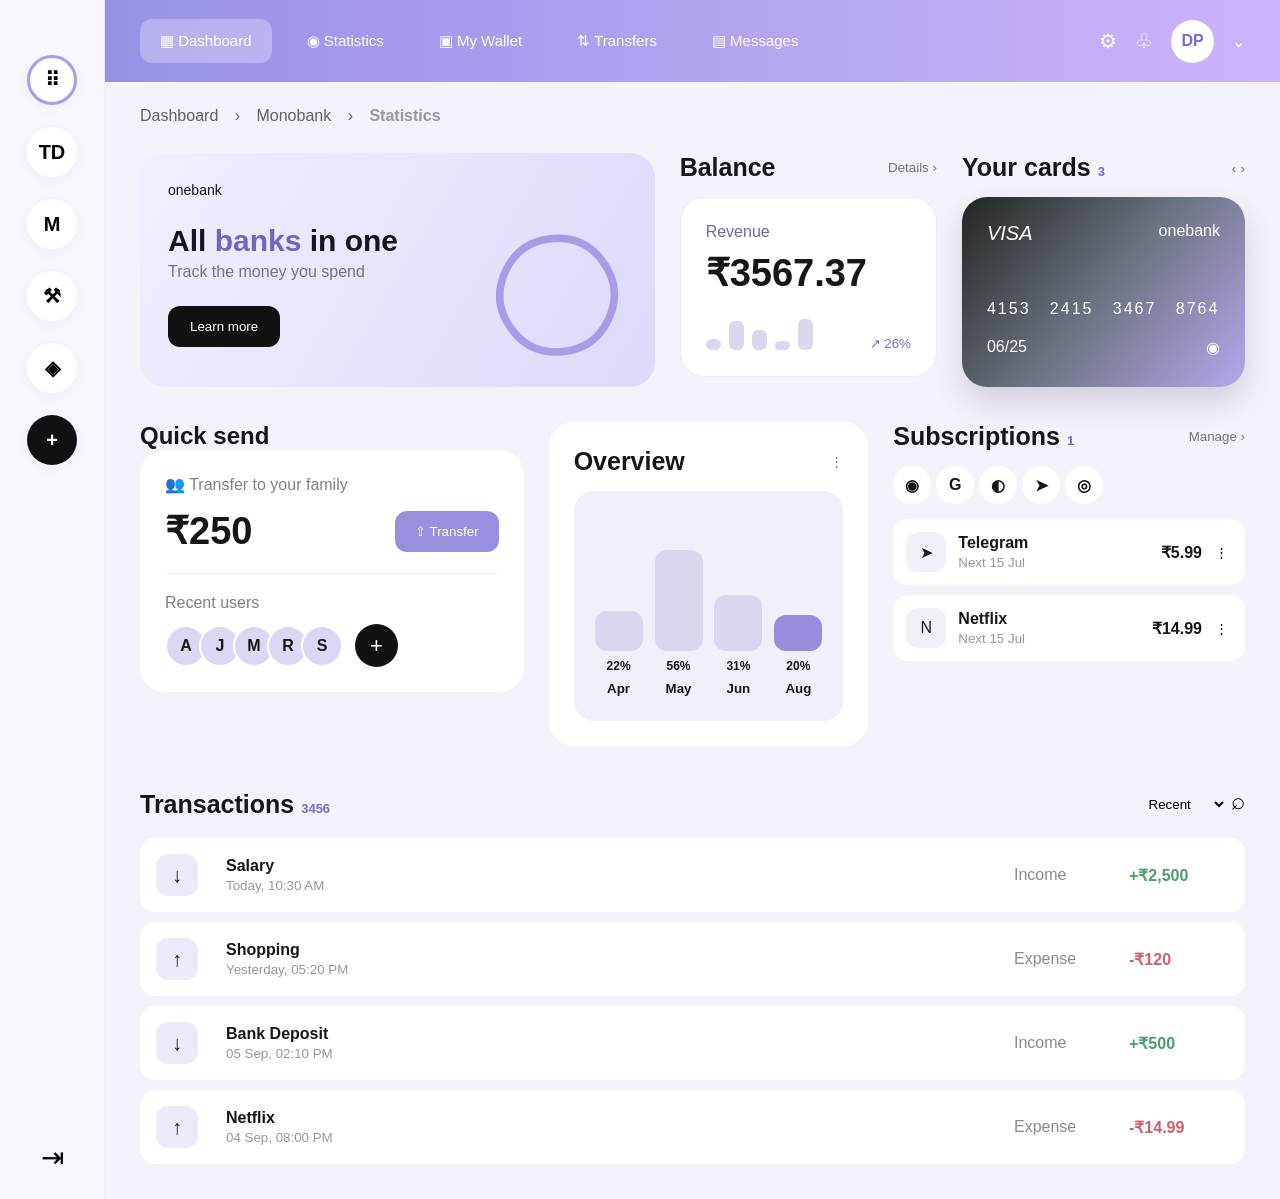
<file: index.html>
<!DOCTYPE html>
<html lang="en">
<head>
    <meta charset="UTF-8">
    <meta name="viewport" content="width=device-width, initial-scale=1.0">

    <title>My banking project</title>

    <link rel="stylesheet" href="style.css">
</head>

<body>

<div class="app">

    <!-- ================= SIDEBAR ================= -->

    <aside class="sidebar">

        <div class="logo">
            onebank
        </div>

        <div class="sidebar-menu">

            <button class="side-btn active">
                ⠿
            </button>

            <button class="side-btn">
                TD
            </button>

            <button class="side-btn">
                M
            </button>

            <button class="side-btn">
                ⚒
            </button>

            <button class="side-btn">
                ◈
            </button>

            <button class="side-btn add-btn">
                +
            </button>

        </div>

        <button class="logout-btn">
            ⇥
        </button>

    </aside>


    <!-- ================= MAIN AREA ================= -->

    <main class="main">

        <!-- TOP NAVBAR -->

        <header class="navbar">

            <div class="mobile-logo">
                onebank
            </div>

            <nav>

                <button class="nav-item active">
                    ▦ Dashboard
                </button>

                <button class="nav-item" id="statistics">
                    ◉ Statistics
                </button>

                <button class="nav-item" id="mywallet">
                    ▣ My Wallet
                </button>

                <button class="nav-item" id="transfer">
                    ⇅ Transfers
                </button>

                <button class="nav-item" id="msg">
                    ▤ Messages
                </button>

            </nav>

            <div class="nav-right">

                <button>⚙</button>
                <button>♧</button>

                <div class="profile">
                    <span>DP</span>
                </div>

                <span>⌄</span>

            </div>

        </header>


        <!-- ================= CONTENT ================= -->

        <section class="content">

            <div class="breadcrumb">
                Dashboard
                <span>›</span>
                Monobank
                <span>›</span>
                <strong>Statistics</strong>
            </div>


            <!-- TOP CONTENT -->

            <div class="top-grid">

                <!-- PROMOTION -->

                <div class="promo-card">

                    <div class="promo-text">

                        <small>onebank</small>

                        <h1>
                            All <span>banks</span> in one
                        </h1>

                        <p>
                            Track the money you spend
                        </p>

                        <button class="learn-btn">
                            Learn more
                        </button>

                    </div>

                    <div class="promo-shape">
                        ◯
                    </div>

                </div>


                <!-- BALANCE -->

                <div class="balance-section">

                    <div class="section-title">

                        <h2>Balance</h2>

                        <button onclick="showBalanceDetails()">
                            Details ›
                        </button>

                    </div>

                    <div class="balance-card">

                        <p>Revenue</p>

                        <h1 id="balance">
                            ₹3567.37
                        </h1>

                        <div class="mini-bars">

                            <span style="height:25%"></span>
                            <span style="height:65%"></span>
                            <span style="height:45%"></span>
                            <span style="height:20%"></span>
                            <span style="height:70%"></span>

                        </div>

                        <small>↗ 26%</small>

                    </div>

                </div>


                <!-- CARDS -->

                <div class="cards-section">

                    <div class="section-title">

                        <h2>Your cards <small>3</small></h2>

                        <div>
                            <button onclick="previousCard()">‹</button>
                            <button onclick="nextCard()">›</button>
                        </div>

                    </div>

                    <div class="bank-card" id="bankCard">

                        <div class="card-top">
                            <span>VISA</span>
                            <span>onebank</span>
                        </div>

                        <div class="card-number">
                            4153 &nbsp; 2415 &nbsp; 3467 &nbsp; 8764
                        </div>

                        <div class="card-bottom">
                            <span>06/25</span>
                            <span>◉</span>
                        </div>

                    </div>

                </div>

            </div>


            <!-- SECOND ROW -->

            <div class="middle-grid">

                <!-- QUICK SEND -->

                <div class="quick-send">

                    <h2>Quick send</h2>

                    <div class="send-card">

                        <p>👥 Transfer to your family</p>

                        <div class="send-row">

                            <h1>₹<span id="sendAmount">250</span></h1>

                            <button onclick="transferMoney()">
                                ⇧ Transfer
                            </button>

                        </div>

                        <hr>

                        <p class="recent-title">
                            Recent users
                        </p>

                        <div class="users">

                            <div class="user">A</div>
                            <div class="user">J</div>
                            <div class="user">M</div>
                            <div class="user">R</div>
                            <div class="user">S</div>

                            <button class="add-user">
                                +
                            </button>

                        </div>

                    </div>

                </div>


                <!-- OVERVIEW -->

                <div class="overview">

                    <div class="section-title">

                        <h2>Overview</h2>

                        <button>⋮</button>

                    </div>

                    <div class="chart">

                        <div class="chart-column">
                            <div class="bar" style="height:22%"></div>
                            <span>22%</span>
                            <small>Apr</small>
                        </div>

                        <div class="chart-column">
                            <div class="bar" style="height:56%"></div>
                            <span>56%</span>
                            <small>May</small>
                        </div>

                        <div class="chart-column">
                            <div class="bar" style="height:31%"></div>
                            <span>31%</span>
                            <small>Jun</small>
                        </div>

                        <div class="chart-column">
                            <div class="bar selected" style="height:20%"></div>
                            <span>20%</span>    
                            <small>Aug</small>
                        </div>

                    </div>

                </div>


                <!-- SUBSCRIPTIONS -->

                <div class="subscriptions">

                    <div class="section-title">

                        <h2>
                            Subscriptions
                            <small>1</small>
                        </h2>

                        <button>
                            Manage ›
                        </button>

                    </div>

                    <div class="subscription-icons">

                        <span>◉</span>
                        <span>G</span>
                        <span>◐</span>
                        <span>➤</span>
                        <span>◎</span>

                    </div>

                    <div class="subscription-item">

                        <div class="service-icon">
                            ➤
                        </div>

                        <div>
                            <strong>Telegram</strong>
                            <small>Next 15 Jul</small>
                        </div>

                        <b>₹5.99</b>

                        <button>⋮</button>

                    </div>

                    <div class="subscription-item">

                        <div class="service-icon">
                            N
                        </div>

                        <div>
                            <strong>Netflix</strong>
                            <small>Next 15 Jul</small>
                        </div>

                        <b>₹14.99</b>

                        <button>⋮</button>

                    </div>

                </div>

            </div>


            <!-- TRANSACTIONS -->

            <section class="transactions">

                <div class="transaction-header">

                    <h2>
                        Transactions
                        <small>3456</small>
                    </h2>

                    <div>

                        <select id="transactionFilter"
                                onchange="filterTransactions()">

                            <option value="all">Recent</option>
                            <option value="income">Income</option>
                            <option value="expense">Expense</option>

                        </select>

                        <button>⌕</button>

                    </div>

                </div>


                <div class="transaction-list"
                     id="transactionList">

                    <div class="transaction income">

                        <div class="transaction-icon">
                            ↓
                        </div>

                        <div>
                            <strong>Salary</strong>
                            <small>Today, 10:30 AM</small>
                        </div>

                        <span>Income</span>

                        <b class="positive">
                            +₹2,500
                        </b>

                    </div>


                    <div class="transaction expense">

                        <div class="transaction-icon">
                            ↑
                        </div>

                        <div>
                            <strong>Shopping</strong>
                            <small>Yesterday, 05:20 PM</small>
                        </div>

                        <span>Expense</span>

                        <b class="negative">
                            -₹120
                        </b>

                    </div>


                    <div class="transaction income">

                        <div class="transaction-icon">
                            ↓
                        </div>

                        <div>
                            <strong>Bank Deposit</strong>
                            <small>05 Sep, 02:10 PM</small>
                        </div>

                        <span>Income</span>

                        <b class="positive">
                            +₹500
                        </b>

                    </div>


                    <div class="transaction expense">

                        <div class="transaction-icon">
                            ↑
                        </div>

                        <div>
                            <strong>Netflix</strong>
                            <small>04 Sep, 08:00 PM</small>
                        </div>

                        <span>Expense</span>

                        <b class="negative">
                            -₹14.99
                        </b>

                    </div>

                </div>

            </section>

        </section>

    </main>

</div>


<script src="script.js"></script>

</body>
</html>
</file>
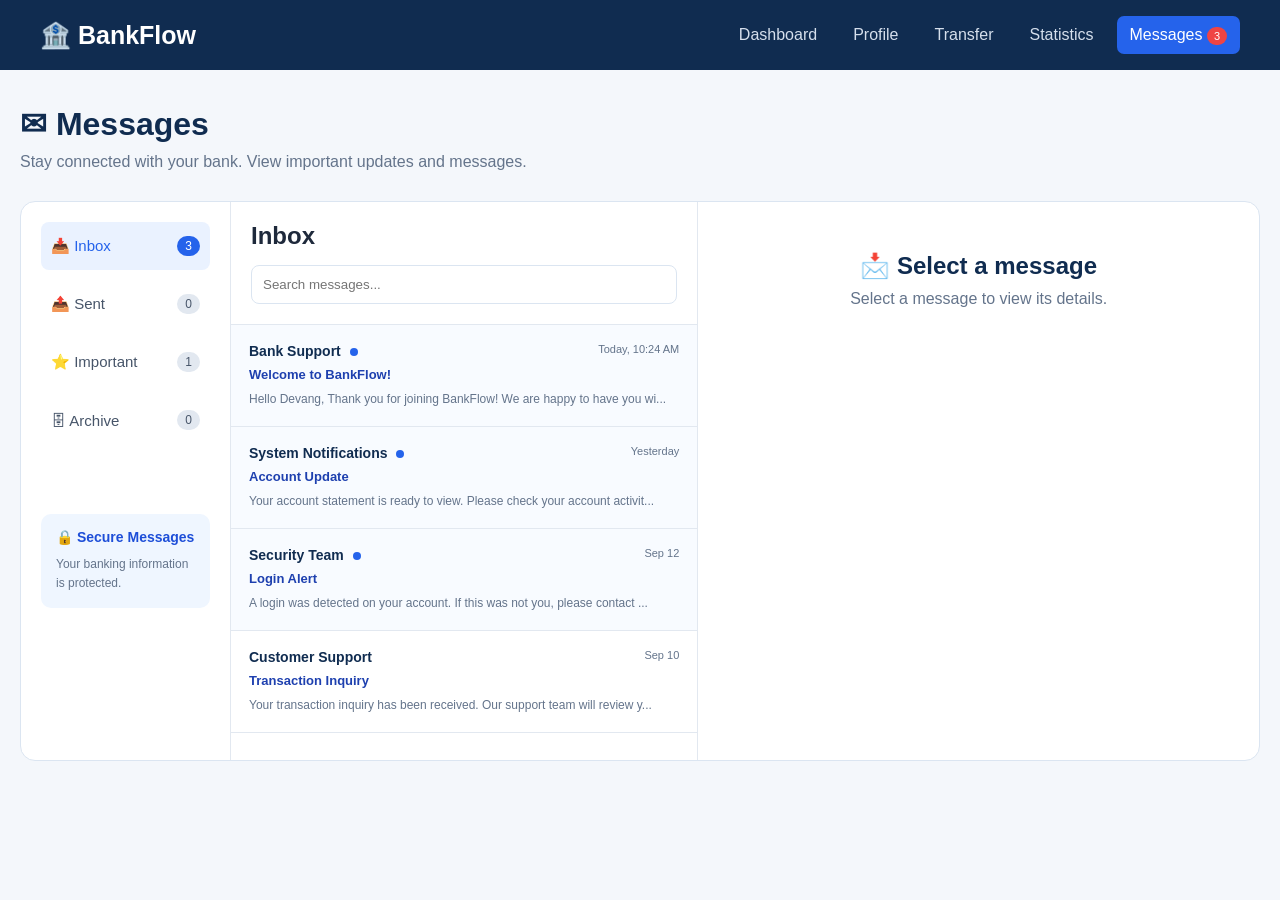
<file: msg.html>
<!DOCTYPE html>
<html lang="en">
<head>
    <meta charset="UTF-8">
    <meta name="viewport" content="width=device-width, initial-scale=1.0">

    <title>Messages - BankFlow</title>

    <style>
        
* {
    margin: 0;
    padding: 0;
    box-sizing: border-box;
    font-family: Arial, sans-serif;
}

body {
    background: #f4f7fb;
    color: #1e293b;
}

/* Navbar */

.navbar {
    min-height: 70px;
    background: #102c50;
    color: white;

    display: flex;
    align-items: center;
    justify-content: space-between;

    padding: 15px 40px;
}

.navbar h2 {
    font-size: 25px;
}

.navbar ul {
    display: flex;
    list-style: none;
    gap: 10px;
    flex-wrap: wrap;
}

.navbar ul li a {
    display: block;
    text-decoration: none;
    color: #d5dfec;

    padding: 10px 13px;
    border-radius: 7px;

    transition: 0.3s;
}

.navbar ul li a:hover,
.navbar ul li a.active {
    background: #2563eb;
    color: white;
}

#unreadCount {
    background: #ef4444;
    color: white;

    font-size: 11px;
    padding: 3px 7px;
    border-radius: 10px;
}


/* Main Container */

.main-container {
    max-width: 1400px;
    margin: 35px auto;
    padding: 0 20px;
}

.page-heading h1 {
    font-size: 32px;
    color: #102c50;
}

.page-heading p {
    margin-top: 10px;
    color: #64748b;
}


/* Message Layout */

.message-layout {
    display: grid;
    grid-template-columns: 210px 1fr 1.2fr;

    min-height: 560px;
    margin-top: 30px;

    background: white;
    border: 1px solid #dbe5f1;
    border-radius: 15px;

    overflow: hidden;
}


/* Sidebar */

.sidebar {
    padding: 20px;
    border-right: 1px solid #e2e8f0;
}

.folder {
    width: 100%;
    border: none;
    background: transparent;

    display: flex;
    align-items: center;
    justify-content: space-between;

    padding: 14px 10px;
    margin-bottom: 10px;

    border-radius: 8px;
    color: #475569;

    font-size: 15px;
    cursor: pointer;
    text-align: left;
}

.folder:hover,
.folder.active {
    background: #eaf2ff;
    color: #2563eb;
}

.folder span {
    background: #e2e8f0;
    padding: 3px 8px;
    border-radius: 10px;
    font-size: 12px;
}

.folder.active span {
    background: #2563eb;
    color: white;
}

.secure-box {
    background: #eff6ff;
    padding: 15px;
    border-radius: 10px;
    margin-top: 70px;
}

.secure-box h3 {
    font-size: 14px;
    color: #1d4ed8;
}

.secure-box p {
    margin-top: 10px;
    font-size: 12px;
    line-height: 1.6;
    color: #64748b;
}


/* Inbox */

.inbox-section {
    border-right: 1px solid #e2e8f0;
    min-width: 0;
}

.inbox-header {
    padding: 20px;
    border-bottom: 1px solid #e2e8f0;
}

.inbox-header h2 {
    margin-bottom: 15px;
}

#searchMessages {
    width: 100%;
    padding: 11px;

    border: 1px solid #dbe5f1;
    border-radius: 8px;
    outline: none;
}

#searchMessages:focus {
    border-color: #2563eb;
}


/* Message Card */

.message-card {
    padding: 18px;
    border-bottom: 1px solid #e2e8f0;

    cursor: pointer;
    transition: 0.2s;
}

.message-card:hover {
    background: #f8fafc;
}

.message-card.selected {
    background: #eff6ff;
    border-left: 4px solid #2563eb;
}

.message-card.unread {
    background: #f8fbff;
}

.message-top {
    display: flex;
    justify-content: space-between;
    gap: 10px;
}

.message-top h3 {
    font-size: 14px;
    color: #102c50;
}

.message-top span {
    color: #64748b;
    font-size: 11px;
    white-space: nowrap;
}

.message-card h4 {
    font-size: 13px;
    margin-top: 8px;
    color: #1e40af;
}

.message-card p {
    font-size: 12px;
    margin-top: 8px;
    color: #64748b;
    line-height: 1.5;
}

.unread-dot {
    display: inline-block;
    width: 8px;
    height: 8px;

    background: #2563eb;
    border-radius: 50%;
    margin-left: 5px;
}


/* Details */

.details-section {
    min-width: 0;
}

.details-header {
    padding: 22px;
    border-bottom: 1px solid #e2e8f0;

    display: flex;
    align-items: flex-start;
    justify-content: space-between;
    gap: 15px;
}

.details-header h2 {
    font-size: 18px;
    color: #102c50;
}

.details-header p {
    margin-top: 8px;
    font-size: 13px;
    color: #64748b;
}

.delete-btn {
    border: none;
    padding: 9px 12px;
    border-radius: 7px;

    background: #fee2e2;
    color: #dc2626;
    cursor: pointer;
}

.delete-btn:hover {
    background: #fecaca;
}

.message-content {
    padding: 25px;
    min-height: 250px;
}

.message-content h3 {
    font-size: 20px;
    color: #102c50;
}

#detailDate {
    margin-top: 10px;
    font-size: 12px;
    color: #64748b;
}

#detailBody {
    margin-top: 25px;
    white-space: pre-line;
    line-height: 1.8;
    color: #475569;
}


/* Reply */

.reply-form {
    padding: 20px;
    border-top: 1px solid #e2e8f0;
}

.reply-form textarea {
    width: 100%;
    padding: 12px;

    border: 1px solid #dbe5f1;
    border-radius: 8px;
    resize: vertical;
    outline: none;
}

.reply-form button {
    margin-top: 12px;
    padding: 11px 18px;

    border: none;
    border-radius: 7px;

    background: #2563eb;
    color: white;

    font-weight: bold;
    cursor: pointer;
}

.reply-form button:hover {
    background: #1d4ed8;
}

.empty-details {
    padding: 50px 20px;
    text-align: center;
    color: #64748b;
}

.empty-details h2 {
    color: #102c50;
    margin-bottom: 10px;
}


/* Responsive */

@media (max-width: 1100px) {

    .navbar {
        flex-direction: column;
        gap: 15px;
    }

    .message-layout {
        grid-template-columns: 180px 1fr;
    }

    .details-section {
        grid-column: 1 / -1;
        border-top: 1px solid #e2e8f0;
    }

}

@media (max-width: 650px) {

    .main-container {
        padding: 0 10px;
    }

    .message-layout {
        display: block;
    }

    .sidebar {
        border-right: none;
        border-bottom: 1px solid #e2e8f0;
    }

    .secure-box {
        margin-top: 20px;
    }

    .inbox-section {
        border-right: none;
    }

    .details-section {
        border-top: 1px solid #e2e8f0;
    }

}
    </style>
</head>
<body>

    <!-- Navbar -->
    <nav class="navbar">

        <h2>🏦 BankFlow</h2>

        <ul>
                    <li><a href="index.html">Dashboard</a></li>
            <li><a href="profile.html">Profile</a></li>
            <li><a href="transfer.html">Transfer</a></li>
            <li><a href="statistics.html">Statistics</a></li>

            <li>
                <a href="msg.html" class="active">
                    Messages <span id="unreadCount">3</span>
                </a>
            </li>
        </ul>

    </nav>


    <!-- Main Content -->
    <main class="main-container">

        <div class="page-heading">
            <h1>✉ Messages</h1>
            <p>
                Stay connected with your bank.
                View important updates and messages.
            </p>
        </div>


        <!-- Message Layout -->
        <section class="message-layout">


            <!-- Sidebar -->
            <aside class="sidebar">

                <button class="folder active" data-folder="inbox">
                    📥 Inbox
                    <span id="inboxCount">3</span>
                </button>

                <button class="folder" data-folder="sent">
                    📤 Sent
                    <span>0</span>
                </button>

                <button class="folder" data-folder="important">
                    ⭐ Important
                    <span>1</span>
                </button>

                <button class="folder" data-folder="archive">
                    🗄 Archive
                    <span>0</span>
                </button>

                <div class="secure-box">
                    <h3>🔒 Secure Messages</h3>
                    <p>
                        Your banking information
                        is protected.
                    </p>
                </div>

            </aside>


            <!-- Inbox -->
            <section class="inbox-section">

                <div class="inbox-header">

                    <h2 id="folderTitle">Inbox</h2>

                    <input
                        type="text"
                        id="searchMessages"
                        placeholder="Search messages..."
                    >

                </div>


                <!-- Message List -->
                <div id="messageList">

                    <!-- Messages will load here -->

                </div>

            </section>


            <!-- Message Details -->
            <section class="details-section">

                <div id="emptyDetails" class="empty-details">
                    <h2>📩 Select a message</h2>
                    <p>
                        Select a message to view its details.
                    </p>
                </div>

                <div id="messageDetails" hidden>

                    <div class="details-header">

                        <div>
                            <h2 id="detailSender">Bank Support</h2>
                            <p id="detailEmail">
                                support@bankflow.com
                            </p>
                        </div>

                        <button
                            id="deleteMessage"
                            class="delete-btn"
                        >
                            🗑 Delete
                        </button>

                    </div>


                    <div class="message-content">

                        <h3 id="detailSubject">
                            Welcome to BankFlow!
                        </h3>

                        <p id="detailDate"></p>

                        <p id="detailBody"></p>

                    </div>


                    <!-- Reply Form -->
                    <form id="replyForm" class="reply-form">

                        <textarea
                            id="replyInput"
                            placeholder="Type your message..."
                            rows="3"
                            required
                        ></textarea>

                        <button type="submit">
                            Send Reply ➤
                        </button>

                    </form>

                </div>

            </section>

        </section>

    </main>


    <script>
        
const messageList = document.getElementById("messageList");

const searchMessages = document.getElementById("searchMessages");

const folderTitle = document.getElementById("folderTitle");

const messageDetails = document.getElementById("messageDetails");

const emptyDetails = document.getElementById("emptyDetails");

const detailSender = document.getElementById("detailSender");

const detailEmail = document.getElementById("detailEmail");

const detailSubject = document.getElementById("detailSubject");

const detailDate = document.getElementById("detailDate");

const detailBody = document.getElementById("detailBody");

const deleteMessage = document.getElementById("deleteMessage");

const replyForm = document.getElementById("replyForm");

const replyInput = document.getElementById("replyInput");

const unreadCount = document.getElementById("unreadCount");

const inboxCount = document.getElementById("inboxCount");


// Demo messages

let messages = [
    {
        id: 1,
        sender: "Bank Support",
        email: "support@bankflow.com",
        subject: "Welcome to BankFlow!",
        body: "Hello Devang,\n\nThank you for joining BankFlow!\n\nWe are happy to have you with us. If you need help, contact our support team.\n\nBest Regards,\nBankFlow Team",
        date: "Today, 10:24 AM",
        folder: "inbox",
        unread: true,
        important: false
    },

    {
        id: 2,
        sender: "System Notifications",
        email: "notifications@bankflow.com",
        subject: "Account Update",
        body: "Your account statement is ready to view.\n\nPlease check your account activity regularly.",
        date: "Yesterday",
        folder: "inbox",
        unread: true,
        important: false
    },

    {
        id: 3,
        sender: "Security Team",
        email: "security@bankflow.com",
        subject: "Login Alert",
        body: "A login was detected on your account.\n\nIf this was not you, please contact bank support immediately.",
        date: "Sep 12",
        folder: "inbox",
        unread: true,
        important: true
    },

    {
        id: 4,
        sender: "Customer Support",
        email: "support@bankflow.com",
        subject: "Transaction Inquiry",
        body: "Your transaction inquiry has been received.\n\nOur support team will review your request.",
        date: "Sep 10",
        folder: "inbox",
        unread: false,
        important: false
    },

    {
        id: 5,
        sender: "You",
        email: "devang@example.com",
        subject: "Help Request",
        body: "Hello Bank Support,\n\nI need help with my account.",
        date: "Sep 9",
        folder: "sent",
        unread: false,
        important: false
    }
];


let selectedMessageId = null;

let currentFolder = "inbox";


// Render messages

function renderMessages() {

    const searchText = searchMessages.value
        .toLowerCase()
        .trim();

    let filteredMessages = messages.filter(function (msg) {

        const matchesFolder =
            currentFolder === "important"
                ? msg.important && msg.folder === "inbox"
                : msg.folder === currentFolder;

        const matchesSearch =
            msg.sender.toLowerCase().includes(searchText) ||
            msg.subject.toLowerCase().includes(searchText) ||
            msg.body.toLowerCase().includes(searchText);

        return matchesFolder && matchesSearch;

    });


    messageList.innerHTML = "";

    if (filteredMessages.length === 0) {

        messageList.innerHTML = `
            <div class="empty-details">
                <h3>No messages found</h3>
                <p>There are no messages in this folder.</p>
            </div>
        `;

        return;
    }


    filteredMessages.forEach(function (msg) {

        const card = document.createElement("div");

        card.className = "message-card";

        if (msg.unread) {
            card.classList.add("unread");
        }

        if (msg.id === selectedMessageId) {
            card.classList.add("selected");
        }

        const dot = msg.unread
            ? `<span class="unread-dot"></span>`
            : "";

        card.innerHTML = `
            <div class="message-top">
                <h3>${escapeHTML(msg.sender)} ${dot}</h3>
                <span>${escapeHTML(msg.date)}</span>
            </div>

            <h4>${escapeHTML(msg.subject)}</h4>

            <p>${escapeHTML(msg.body.substring(0, 75))}...</p>
        `;

        card.addEventListener("click", function () {

            openMessage(msg.id);

        });

        messageList.appendChild(card);

    });

}


// Open message

function openMessage(id) {

    const msg = messages.find(function (item) {

        return item.id === id;

    });

    if (!msg) return;

    selectedMessageId = id;

    msg.unread = false;

    detailSender.textContent = msg.sender;

    detailEmail.textContent = msg.email;

    detailSubject.textContent = msg.subject;

    detailDate.textContent = msg.date;

    detailBody.textContent = msg.body;

    emptyDetails.hidden = true;

    messageDetails.hidden = false;

    updateUnreadCount();

    renderMessages();

}


// Folder buttons

document.querySelectorAll(".folder").forEach(function (button) {

    button.addEventListener("click", function () {

        document.querySelectorAll(".folder").forEach(function (btn) {

            btn.classList.remove("active");

        });

        button.classList.add("active");

        currentFolder = button.dataset.folder;

        folderTitle.textContent =
            button.textContent.trim().replace(/\d+$/, "");

        selectedMessageId = null;

        emptyDetails.hidden = false;

        messageDetails.hidden = true;

        renderMessages();

    });

});


// Search

searchMessages.addEventListener("input", function () {

    renderMessages();

});


// Delete message

deleteMessage.addEventListener("click", function () {

    if (selectedMessageId === null) return;

    const confirmDelete = confirm(
        "Are you sure you want to delete this message?"
    );

    if (!confirmDelete) return;

    messages = messages.filter(function (msg) {

        return msg.id !== selectedMessageId;

    });

    selectedMessageId = null;

    emptyDetails.hidden = false;

    messageDetails.hidden = true;

    updateUnreadCount();

    renderMessages();

});


// Reply demo

replyForm.addEventListener("submit", function (event) {

    event.preventDefault();

    const reply = replyInput.value.trim();

    if (!reply) return;

    alert(
        "Demo reply prepared.\n\n" +
        "Actual sending requires a backend API."
    );

    replyInput.value = "";

});


// Unread count

function updateUnreadCount() {

    const count = messages.filter(function (msg) {

        return msg.folder === "inbox" && msg.unread;

    }).length;

    unreadCount.textContent = count;

    inboxCount.textContent = count;

}


// Basic HTML escaping for message content

function escapeHTML(value) {

    return String(value)
        .replace(/&/g, "&amp;")
        .replace(/</g, "&lt;")
        .replace(/>/g, "&gt;")
        .replace(/"/g, "&quot;")
        .replace(/'/g, "&#039;");

}


// Initial load

updateUnreadCount();

renderMessages();
    </script>

</body>
</html>
</file>
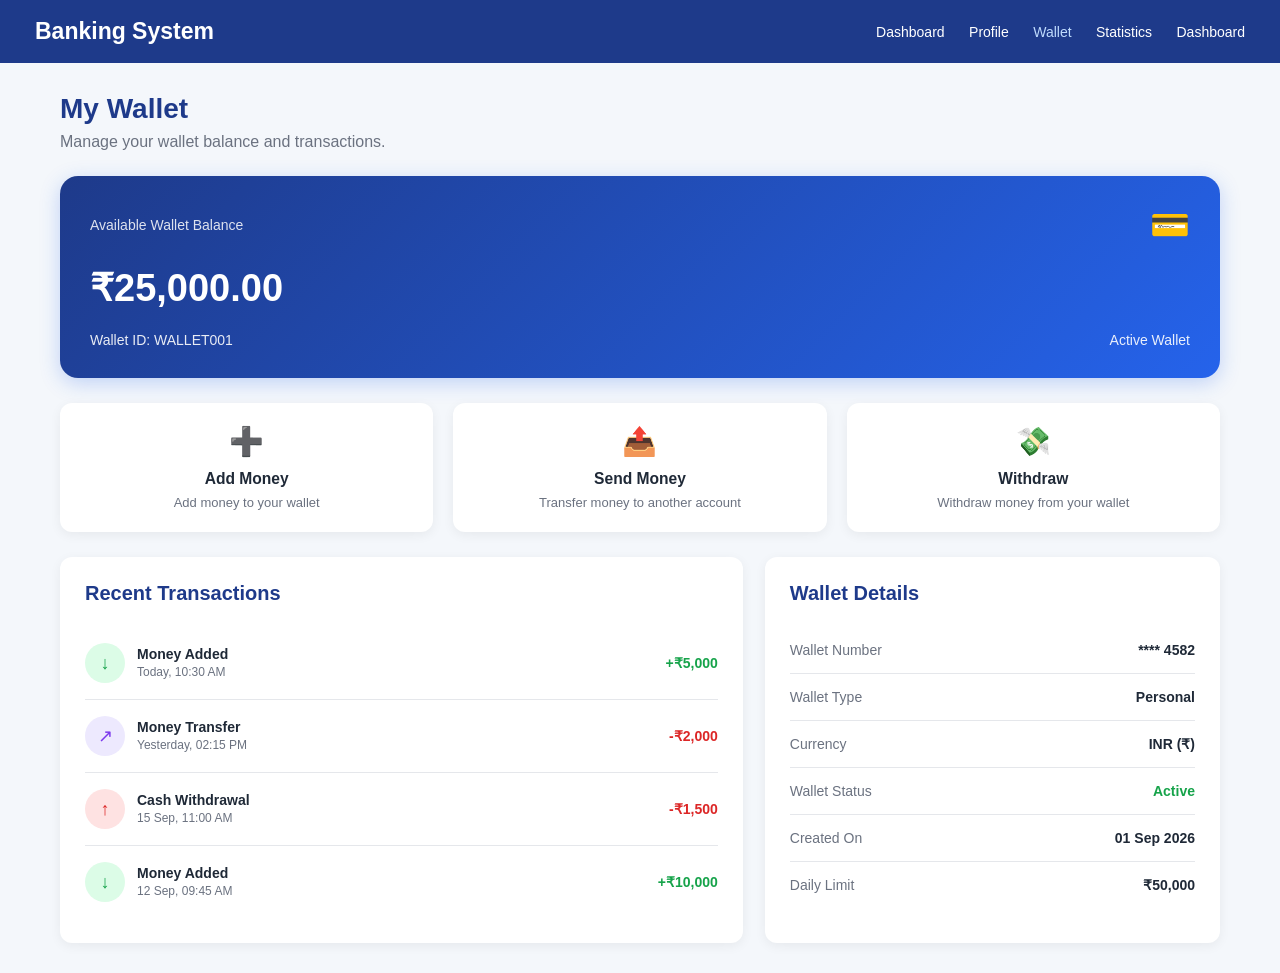
<file: mywallet.html>
<!DOCTYPE html>
<html lang="en">

<head>
    <meta charset="UTF-8">
    <meta name="viewport" content="width=device-width, initial-scale=1.0">

    <title>Banking Wallet</title>

    <style>
        * {
            margin: 0;
            padding: 0;
            box-sizing: border-box;
            font-family: Arial, sans-serif;
        }

        body {
            background: #f4f7fb;
            color: #1f2937;
        }

        /* Navbar */
        .navbar {
            background: #1e3a8a;
            color: white;
            padding: 18px 35px;
            display: flex;
            justify-content: space-between;
            align-items: center;
        }

        .navbar h2 {
            font-size: 23px;
        }

        .navbar a {
            color: white;
            text-decoration: none;
            margin-left: 20px;
            font-size: 14px;
        }

        .navbar a:hover,
        .navbar a.active {
            color: #bfdbfe;
        }

        /* Main Container */
        .container {
            max-width: 1200px;
            margin: 30px auto;
            padding: 0 20px;
        }

        .page-heading {
            margin-bottom: 25px;
        }

        .page-heading h1 {
            color: #1e3a8a;
            font-size: 28px;
        }

        .page-heading p {
            color: #6b7280;
            margin-top: 8px;
        }

        /* Wallet Balance */
        .wallet-card {
            background: linear-gradient(135deg, #1e3a8a, #2563eb);
            color: white;
            border-radius: 18px;
            padding: 30px;
            box-shadow: 0 5px 20px rgba(37, 99, 235, 0.25);
            margin-bottom: 25px;
        }

        .wallet-top {
            display: flex;
            justify-content: space-between;
            align-items: center;
        }

        .wallet-top p {
            font-size: 14px;
            opacity: 0.85;
        }

        .wallet-icon {
            font-size: 32px;
        }

        .wallet-card h1 {
            font-size: 38px;
            margin: 22px 0;
        }

        .wallet-bottom {
            display: flex;
            justify-content: space-between;
            font-size: 14px;
            opacity: 0.9;
        }

        /* Action Buttons */
        .actions {
            display: grid;
            grid-template-columns: repeat(3, 1fr);
            gap: 20px;
            margin-bottom: 25px;
        }

        .action-card {
            background: white;
            border: none;
            border-radius: 12px;
            padding: 22px;
            cursor: pointer;
            box-shadow: 0 3px 12px rgba(0, 0, 0, 0.06);
            transition: 0.3s;
        }

        .action-card:hover {
            transform: translateY(-4px);
        }

        .action-icon {
            font-size: 28px;
            margin-bottom: 12px;
        }

        .action-card h3 {
            color: #1f2937;
            margin-bottom: 7px;
        }

        .action-card p {
            font-size: 13px;
            color: #6b7280;
        }

        /* Content Grid */
        .content-grid {
            display: grid;
            grid-template-columns: 1.5fr 1fr;
            gap: 22px;
        }

        .section {
            background: white;
            padding: 25px;
            border-radius: 12px;
            box-shadow: 0 3px 12px rgba(0, 0, 0, 0.06);
        }

        .section h2 {
            font-size: 20px;
            margin-bottom: 22px;
            color: #1e3a8a;
        }

        /* Transactions */
        .transaction {
            display: flex;
            justify-content: space-between;
            align-items: center;
            padding: 16px 0;
            border-bottom: 1px solid #e5e7eb;
        }

        .transaction:last-child {
            border-bottom: none;
        }

        .transaction-left {
            display: flex;
            align-items: center;
            gap: 12px;
        }

        .transaction-icon {
            width: 40px;
            height: 40px;
            border-radius: 50%;
            display: flex;
            align-items: center;
            justify-content: center;
            font-size: 18px;
        }

        .deposit-icon {
            background: #dcfce7;
            color: #16a34a;
        }

        .withdraw-icon {
            background: #fee2e2;
            color: #dc2626;
        }

        .transfer-icon {
            background: #ede9fe;
            color: #7c3aed;
        }

        .transaction h4 {
            font-size: 14px;
        }

        .transaction small {
            color: #6b7280;
            font-size: 12px;
        }

        .amount {
            font-weight: bold;
            font-size: 14px;
        }

        .credit {
            color: #16a34a;
        }

        .debit {
            color: #dc2626;
        }

        /* Wallet Details */
        .detail {
            display: flex;
            justify-content: space-between;
            padding: 15px 0;
            border-bottom: 1px solid #e5e7eb;
            font-size: 14px;
        }

        .detail:last-child {
            border-bottom: none;
        }

        .detail span:first-child {
            color: #6b7280;
        }

        .detail span:last-child {
            font-weight: bold;
        }

        .status {
            color: #16a34a !important;
        }

        /* Modal */
        .modal {
            display: none;
            position: fixed;
            inset: 0;
            background: rgba(0, 0, 0, 0.5);
            align-items: center;
            justify-content: center;
            padding: 20px;
        }

        .modal-box {
            background: white;
            width: 100%;
            max-width: 420px;
            padding: 28px;
            border-radius: 14px;
        }

        .modal-box h2 {
            color: #1e3a8a;
            margin-bottom: 20px;
        }

        .form-group {
            margin-bottom: 18px;
        }

        .form-group label {
            display: block;
            margin-bottom: 7px;
            font-size: 14px;
            font-weight: bold;
        }

        .form-group input {
            width: 100%;
            padding: 12px;
            border: 1px solid #d1d5db;
            border-radius: 8px;
            outline: none;
        }

        .form-group input:focus {
            border-color: #2563eb;
        }

        .modal-buttons {
            display: flex;
            gap: 10px;
            margin-top: 20px;
        }

        .btn {
            flex: 1;
            padding: 12px;
            border: none;
            border-radius: 8px;
            cursor: pointer;
            font-weight: bold;
        }

        .btn-primary {
            background: #2563eb;
            color: white;
        }

        .btn-cancel {
            background: #e5e7eb;
            color: #1f2937;
        }

        /* Responsive */
        @media (max-width: 900px) {
            .content-grid {
                grid-template-columns: 1fr;
            }
        }

        @media (max-width: 650px) {
            .navbar {
                padding: 15px;
                flex-direction: column;
                gap: 12px;
            }

            .navbar a {
                margin: 0 7px;
            }

            .actions {
                grid-template-columns: 1fr;
            }

            .wallet-card {
                padding: 22px;
            }

            .wallet-card h1 {
                font-size: 30px;
            }

            .wallet-bottom {
                flex-direction: column;
                gap: 8px;
            }

            .section {
                padding: 18px;
            }
        }
    </style>
</head>

<body>

    <!-- Navbar -->
    <nav class="navbar">
        <h2>Banking System</h2>

        <div>
            <a href="index.html">Dashboard</a>
            <a href="profile.html">Profile</a>
            <a href="mywallet.html" class="active">Wallet</a>
            <a href="statistics.html">Statistics</a>
            <a href="index.html">Dashboard</a>
        </div>
    </nav>

    <main class="container">

        <!-- Heading -->
        <div class="page-heading">
            <h1>My Wallet</h1>
            <p>Manage your wallet balance and transactions.</p>
        </div>

        <!-- Wallet Balance Card -->
        <div class="wallet-card">

            <div class="wallet-top">
                <div>
                    <p>Available Wallet Balance</p>
                </div>

                <div class="wallet-icon">💳</div>
            </div>

            <h1 id="walletBalance">₹25,000.00</h1>

            <div class="wallet-bottom">
                <span>Wallet ID: WALLET001</span>
                <span>Active Wallet</span>
            </div>

        </div>

        <!-- Actions -->
        <div class="actions">

            <button class="action-card" onclick="openModal('add')">
                <div class="action-icon">➕</div>
                <h3>Add Money</h3>
                <p>Add money to your wallet</p>
            </button>

            <button class="action-card" onclick="openModal('send')">
                <div class="action-icon">📤</div>
                <h3>Send Money</h3>
                <p>Transfer money to another account</p>
            </button>

            <button class="action-card" onclick="openModal('withdraw')">
                <div class="action-icon">💸</div>
                <h3>Withdraw</h3>
                <p>Withdraw money from your wallet</p>
            </button>

        </div>

        <!-- Main Content -->
        <div class="content-grid">

            <!-- Recent Transactions -->
            <section class="section">
                <h2>Recent Transactions</h2>

                <div class="transaction">
                    <div class="transaction-left">
                        <div class="transaction-icon deposit-icon">↓</div>

                        <div>
                            <h4>Money Added</h4>
                            <small>Today, 10:30 AM</small>
                        </div>
                    </div>

                    <span class="amount credit">+₹5,000</span>
                </div>

                <div class="transaction">
                    <div class="transaction-left">
                        <div class="transaction-icon transfer-icon">↗</div>

                        <div>
                            <h4>Money Transfer</h4>
                            <small>Yesterday, 02:15 PM</small>
                        </div>
                    </div>

                    <span class="amount debit">-₹2,000</span>
                </div>

                <div class="transaction">
                    <div class="transaction-left">
                        <div class="transaction-icon withdraw-icon">↑</div>

                        <div>
                            <h4>Cash Withdrawal</h4>
                            <small>15 Sep, 11:00 AM</small>
                        </div>
                    </div>

                    <span class="amount debit">-₹1,500</span>
                </div>

                <div class="transaction">
                    <div class="transaction-left">
                        <div class="transaction-icon deposit-icon">↓</div>

                        <div>
                            <h4>Money Added</h4>
                            <small>12 Sep, 09:45 AM</small>
                        </div>
                    </div>

                    <span class="amount credit">+₹10,000</span>
                </div>

            </section>

            <!-- Wallet Details -->
            <section class="section">
                <h2>Wallet Details</h2>

                <div class="detail">
                    <span>Wallet Number</span>
                    <span>**** 4582</span>
                </div>

                <div class="detail">
                    <span>Wallet Type</span>
                    <span>Personal</span>
                </div>

                <div class="detail">
                    <span>Currency</span>
                    <span>INR (₹)</span>
                </div>

                <div class="detail">
                    <span>Wallet Status</span>
                    <span class="status">Active</span>
                </div>

                <div class="detail">
                    <span>Created On</span>
                    <span>01 Sep 2026</span>
                </div>

                <div class="detail">
                    <span>Daily Limit</span>
                    <span>₹50,000</span>
                </div>

            </section>

        </div>

    </main>

    <!-- Modal -->
    <div class="modal" id="modal">

        <div class="modal-box">

            <h2 id="modalTitle">Add Money</h2>

            <form id="walletForm">

                <div class="form-group" id="receiverGroup">
                    <label for="receiver">Receiver Account Number</label>
                    <input
                        type="text"
                        id="receiver"
                        placeholder="Enter account number">
                </div>

                <div class="form-group">
                    <label for="amount">Enter Amount (₹)</label>
                    <input
                        type="number"
                        id="amount"
                        min="1"
                        placeholder="Enter amount"
                        required>
                </div>

                <div class="form-group">
                    <label for="description">Description</label>
                    <input
                        type="text"
                        id="description"
                        placeholder="Enter description">
                </div>

                <div class="modal-buttons">
                    <button
                        type="button"
                        class="btn btn-cancel"
                        onclick="closeModal()">
                        Cancel
                    </button>

                    <button
                        type="submit"
                        class="btn btn-primary">
                        Continue
                    </button>
                </div>

            </form>

        </div>

    </div>

    <script>
        let currentAction = "";

        const modal = document.getElementById("modal");
        const modalTitle = document.getElementById("modalTitle");
        const receiverGroup = document.getElementById("receiverGroup");
        const receiverInput = document.getElementById("receiver");

        function openModal(action) {
            currentAction = action;

            if (action === "add") {
                modalTitle.textContent = "Add Money";
                receiverGroup.style.display = "none";
                receiverInput.required = false;
            }

            if (action === "send") {
                modalTitle.textContent = "Send Money";
                receiverGroup.style.display = "block";
                receiverInput.required = true;
            }

            if (action === "withdraw") {
                modalTitle.textContent = "Withdraw Money";
                receiverGroup.style.display = "none";
                receiverInput.required = false;
            }

            modal.style.display = "flex";
        }

        function closeModal() {
            modal.style.display = "none";
            document.getElementById("walletForm").reset();
        }

        document.getElementById("walletForm").addEventListener("submit", function (event) {
            event.preventDefault();

            const amount = Number(document.getElementById("amount").value);
            const receiver = receiverInput.value;

            if (amount <= 0) {
                alert("Please enter a valid amount.");
                return;
            }

            if (currentAction === "send" && receiver.trim() === "") {
                alert("Please enter receiver account number.");
                return;
            }

            if (currentAction === "add") {
                alert("Add Money request submitted: ₹" + amount);
            }

            if (currentAction === "send") {
                alert("Send Money request submitted: ₹" + amount);
            }

            if (currentAction === "withdraw") {
                alert("Withdrawal request submitted: ₹" + amount);
            }

            closeModal();
        });

        window.addEventListener("click", function (event) {
            if (event.target === modal) {
                closeModal();
            }
        });
    </script>

</body>

</html>
</file>
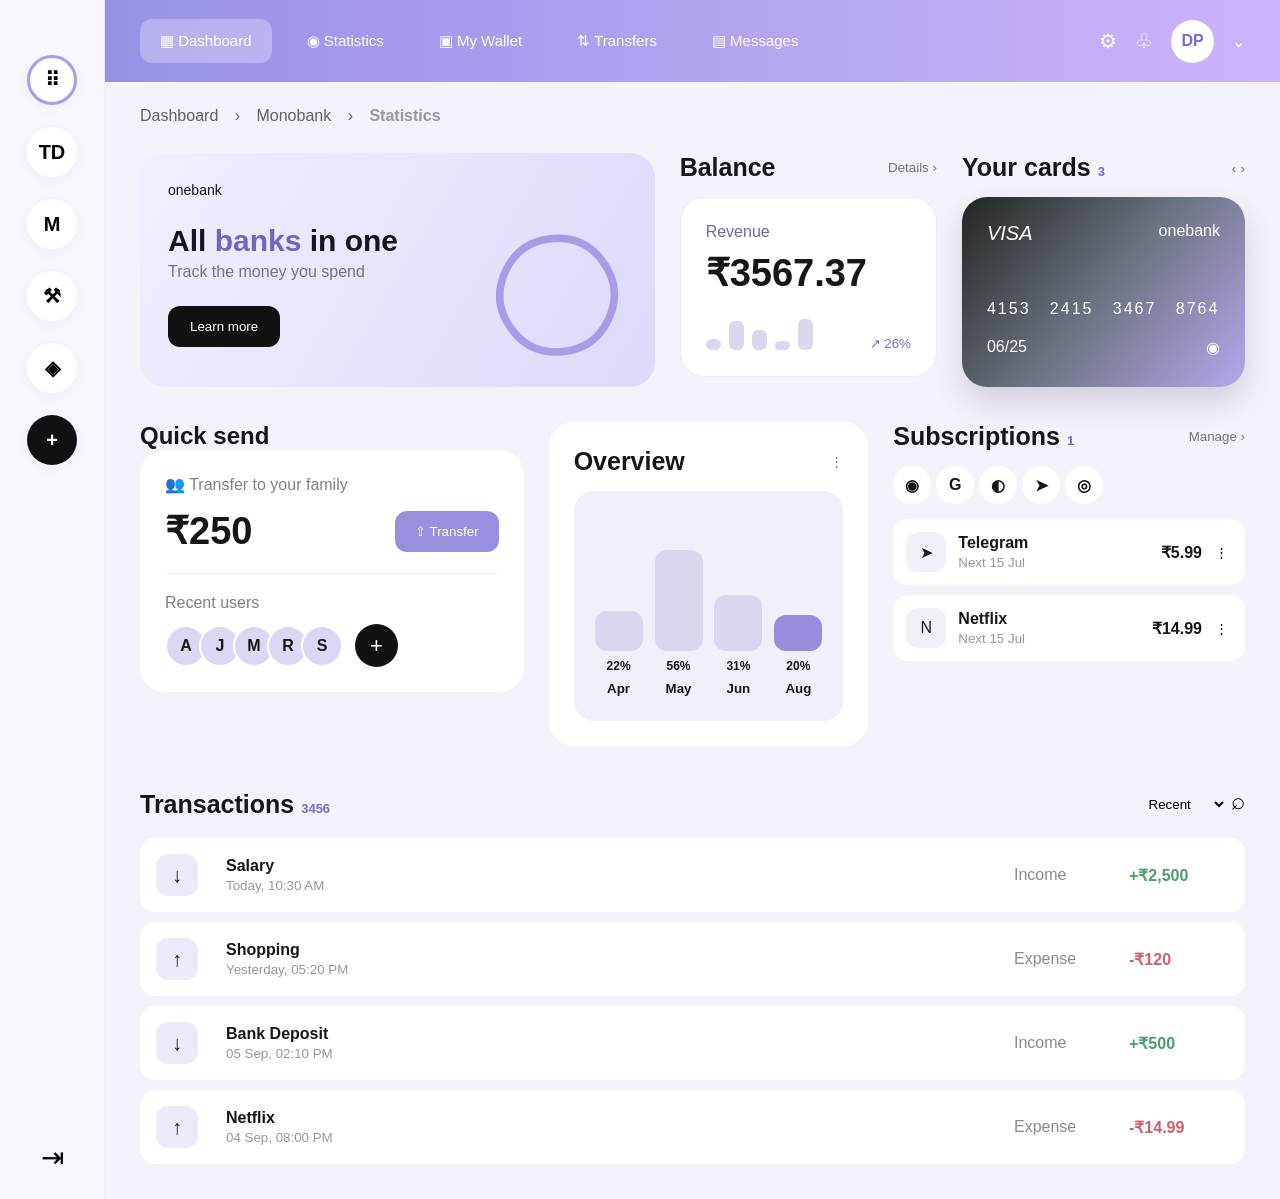
<file: profile.html>
<!DOCTYPE html>
<html lang="en">
<head>
    <meta charset="UTF-8">
    <meta name="viewport" content="width=device-width, initial-scale=1.0">
    <title>Customer Profile</title>

    <style>
        * {
            box-sizing: border-box;
            margin: 0;
            padding: 0;
            font-family: Arial, sans-serif;
        }

        body {
            background: #f4f6f9;
        }

        .profile-container {
            width: 700px;
            margin: 50px auto;
            background: white;
            padding: 30px;
            border-radius: 15px;
            box-shadow: 0 5px 20px rgba(0,0,0,0.1);
        }

        .profile-header {
            text-align: center;
            margin-bottom: 30px;
        }

        .profile-icon {
            width: 90px;
            height: 90px;
            background: #2563eb;
            color: white;
            border-radius: 50%;
            margin: auto;
            display: flex;
            align-items: center;
            justify-content: center;
            font-size: 40px;
        }

        .profile-header h2 {
            margin-top: 15px;
        }

        .section {
            margin-top: 25px;
        }

        .section h3 {
            margin-bottom: 15px;
            color: #2563eb;
        }

        .info {
            display: grid;
            grid-template-columns: 1fr 1fr;
            gap: 15px;
        }

        .info-box {
            background: #f8fafc;
            padding: 15px;
            border-radius: 8px;
        }

        .info-box label {
            display: block;
            color: #777;
            font-size: 13px;
            margin-bottom: 5px;
        }

        .info-box span {
            font-weight: bold;
        }

        .buttons {
            margin-top: 30px;
            display: flex;
            gap: 10px;
        }

        button {
            border: none;
            padding: 12px 20px;
            border-radius: 8px;
            cursor: pointer;
            background: #2563eb;
            color: white;
        }

        button:hover {
            background: #1d4ed8;
        }

        /* ============================= */
/* Tablet Responsive - 768px     */
/* ============================= */

@media (max-width: 768px) {

    .profile-container {
        width: 90%;
        margin: 30px auto;
        padding: 25px;
    }

    .profile-icon {
        width: 80px;
        height: 80px;
        font-size: 35px;
    }

    .info {
        grid-template-columns: 1fr 1fr;
        gap: 12px;
    }

    .info-box {
        padding: 13px;
    }

    .buttons {
        flex-wrap: wrap;
    }

    button {
        padding: 11px 18px;
    }
}


/* ============================= */
/* Mobile Responsive - 600px     */
/* ============================= */

@media (max-width: 600px) {

    body {
        padding: 10px;
    }

    .profile-container {
        width: 100%;
        margin: 20px auto;
        padding: 20px;
        border-radius: 12px;
    }

    .profile-header {
        margin-bottom: 20px;
    }

    .profile-icon {
        width: 75px;
        height: 75px;
        font-size: 32px;
    }

    .profile-header h2 {
        font-size: 22px;
        margin-top: 12px;
    }

    .profile-header p {
        font-size: 14px;
    }

    .section {
        margin-top: 20px;
    }

    .section h3 {
        font-size: 18px;
        margin-bottom: 12px;
    }

    .info {
        grid-template-columns: 1fr;
        gap: 10px;
    }

    .info-box {
        padding: 13px;
    }

    .info-box label {
        font-size: 12px;
    }

    .info-box span {
        font-size: 14px;
        word-break: break-word;
    }

    .buttons {
        flex-direction: column;
        gap: 10px;
        margin-top: 25px;
    }

    button {
        width: 100%;
        padding: 12px;
    }
}


/* ============================= */
/* Small Mobile - 400px          */
/* ============================= */

@media (max-width: 400px) {

    .profile-container {
        padding: 15px;
    }

    .profile-icon {
        width: 65px;
        height: 65px;
        font-size: 28px;
    }

    .profile-header h2 {
        font-size: 20px;
    }

    .section h3 {
        font-size: 17px;
    }

    .info-box {
        padding: 11px;
    }

    .info-box span {
        font-size: 13px;
    }

    button {
        font-size: 14px;
    }
}
    </style>
</head>

<body>

<div class="profile-container">

    <div class="profile-header">
        <div class="profile-icon">👤</div>

        <h2 id="userName">Loading...</h2>
        <p>Customer Profile</p>
    </div>

    <!-- Personal Details -->
    <div class="section">

        <h3>Personal Information</h3>

        <div class="info">

            <div class="info-box">
                <label>Full Name</label>
                <span id="name">-</span>
            </div>

            <div class="info-box">
                <label>Email</label>
                <span id="email">-</span>
            </div>

            <div class="info-box">
                <label>Mobile</label>
                <span id="mobile">-</span>
            </div>

            <div class="info-box">
                <label>Customer ID</label>
                <span id="customerId">-</span>
            </div>

        </div>

    </div>


    <!-- Account Details -->
    <div class="section">

        <h3>Account Information</h3>

        <div class="info">

            <div class="info-box">
                <label>Account Number</label>
                <span id="accountNumber">-</span>
            </div>

            <div class="info-box">
                <label>Account Type</label>
                <span id="accountType">-</span>
            </div>

            <div class="info-box">
                <label>IFSC Code</label>
                <span id="ifsc">-</span>
            </div>

            <div class="info-box">
                <label>Account Status</label>
                <span id="status">-</span>
            </div>

        </div>

    </div>


    <div class="buttons">
        <button onclick="editProfile()">Edit Profile</button>
        <button onclick="changePassword()">Change Password</button>
    </div>

</div>


<script>

async function loadProfile() {

    try {

        // Login ke time save kiya hua user_id
        const userId = localStorage.getItem("user_id");

        if (!userId) {
            alert("Please login first");
            window.location.href = "index.html";
            return;
        }

        const response = await fetch(
            `http://127.0.0.1:5000/api/profile/${userId}`
        );

        const data = await response.json();

        if (data.success) {

            document.getElementById("userName").textContent = data.user.name;

            document.getElementById("name").textContent =
                data.user.name;

            document.getElementById("email").textContent =
                data.user.email;

            document.getElementById("mobile").textContent =
                data.user.mobile;

            document.getElementById("customerId").textContent =
                data.user.id;

            document.getElementById("accountNumber").textContent =
                data.account.account_number;

            document.getElementById("accountType").textContent =
                data.account.account_type;

            document.getElementById("ifsc").textContent =
                data.account.ifsc_code;

            document.getElementById("status").textContent =
                data.account.status;

        } else {

            alert(data.message);

        }

    } catch (error) {

        console.error(error);
        alert("Server error");

    }
}


function editProfile() {
    alert("Edit Profile page will open");
}

function changePassword() {
    alert("Change Password page will open");
}


loadProfile();

</script>

</body>
</html>
</file>
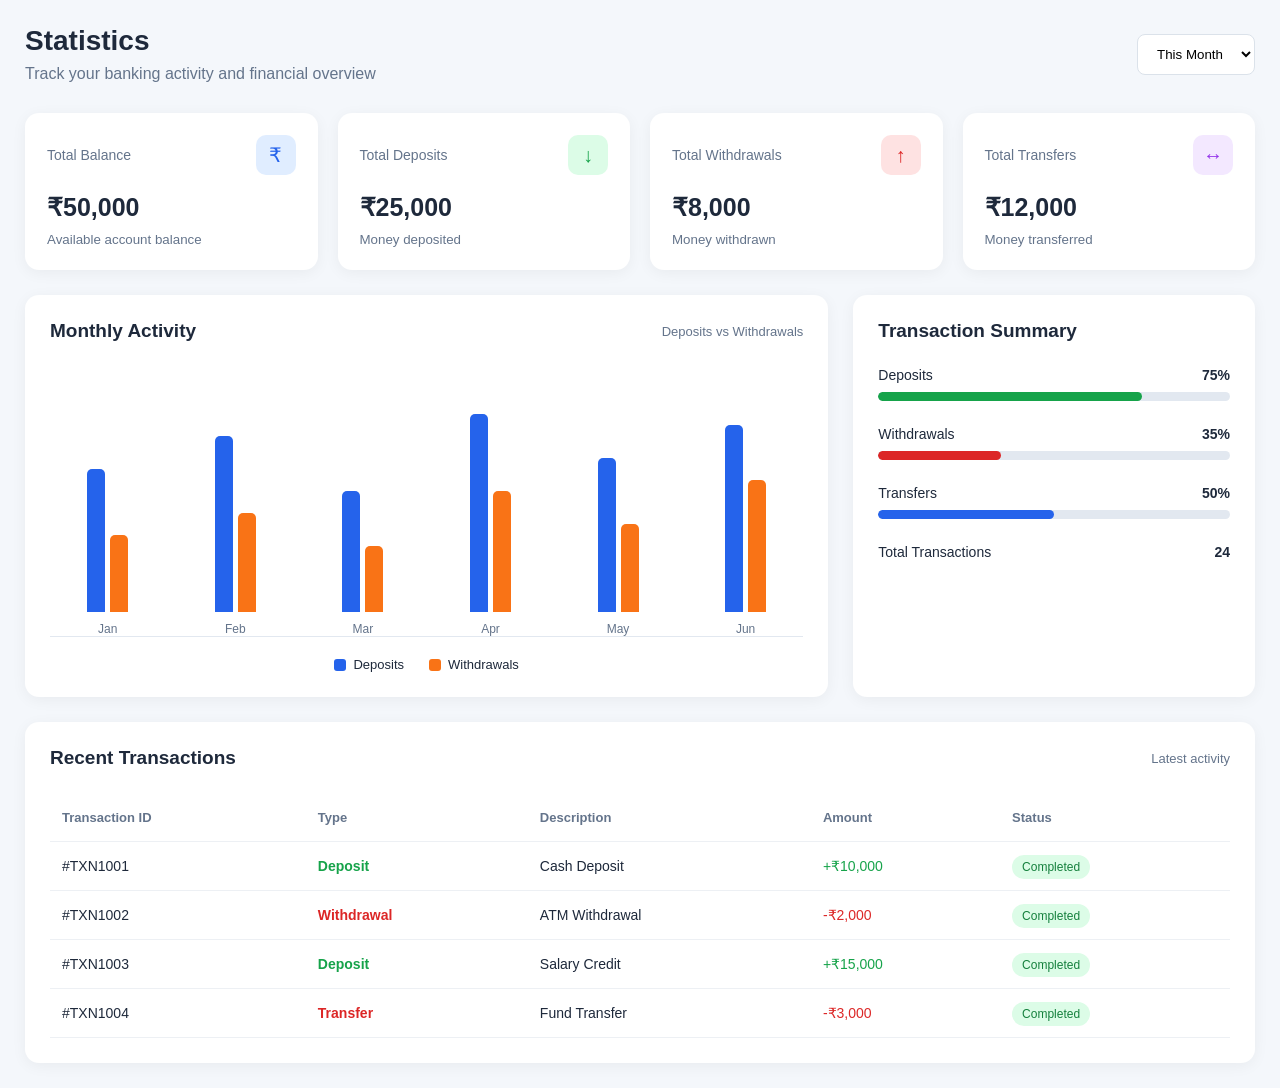
<file: statistics.html>
<!DOCTYPE html>
<html lang="en">
<head>
    <meta charset="UTF-8">
    <meta name="viewport" content="width=device-width, initial-scale=1.0">
    <title>Banking System - Statistics</title>

    <style>
        * {
            margin: 0;
            padding: 0;
            box-sizing: border-box;
            font-family: Arial, sans-serif;
        }

        body {
            background: #f4f7fb;
            color: #1e293b;
        }

        .container {
            width: 100%;
            min-height: 100vh;
            padding: 25px;
        }

        /* Header */
        .header {
            display: flex;
            justify-content: space-between;
            align-items: center;
            margin-bottom: 30px;
        }

        .header h1 {
            font-size: 28px;
            color: #1e293b;
        }

        .header p {
            color: #64748b;
            margin-top: 8px;
        }

        .period-select {
            padding: 11px 15px;
            border: 1px solid #dbe2ea;
            border-radius: 8px;
            background: white;
            cursor: pointer;
        }

        /* Statistics Cards */
        .stats-grid {
            display: grid;
            grid-template-columns: repeat(4, 1fr);
            gap: 20px;
            margin-bottom: 25px;
        }

        .stat-card {
            background: white;
            padding: 22px;
            border-radius: 14px;
            box-shadow: 0 3px 15px rgba(0, 0, 0, 0.05);
        }

        .card-top {
            display: flex;
            justify-content: space-between;
            align-items: center;
        }

        .card-title {
            color: #64748b;
            font-size: 14px;
        }

        .card-icon {
            width: 40px;
            height: 40px;
            border-radius: 10px;
            display: flex;
            justify-content: center;
            align-items: center;
            font-size: 20px;
        }

        .blue {
            background: #e0edff;
            color: #2563eb;
        }

        .green {
            background: #dcfce7;
            color: #16a34a;
        }

        .red {
            background: #fee2e2;
            color: #dc2626;
        }

        .purple {
            background: #f3e8ff;
            color: #9333ea;
        }

        .stat-card h2 {
            font-size: 25px;
            margin: 18px 0 8px;
        }

        .stat-card small {
            color: #64748b;
        }

        /* Main Content */
        .main-grid {
            display: grid;
            grid-template-columns: 2fr 1fr;
            gap: 25px;
            margin-bottom: 25px;
        }

        .panel {
            background: white;
            padding: 25px;
            border-radius: 14px;
            box-shadow: 0 3px 15px rgba(0, 0, 0, 0.05);
        }

        .panel-header {
            display: flex;
            justify-content: space-between;
            align-items: center;
            margin-bottom: 25px;
        }

        .panel-header h3 {
            font-size: 19px;
        }

        .panel-header span {
            color: #64748b;
            font-size: 13px;
        }

        /* Bar Chart */
        .chart {
            height: 270px;
            display: flex;
            align-items: end;
            justify-content: space-around;
            gap: 12px;
            border-bottom: 1px solid #e2e8f0;
            padding: 10px 0 0;
        }

        .bar-group {
            height: 100%;
            flex: 1;
            display: flex;
            flex-direction: column;
            justify-content: end;
            align-items: center;
            gap: 10px;
        }

        .bars {
            height: 220px;
            width: 100%;
            display: flex;
            justify-content: center;
            align-items: end;
            gap: 5px;
        }

        .bar {
            width: 18px;
            border-radius: 5px 5px 0 0;
            transition: 0.3s;
        }

        .bar:hover {
            opacity: 0.7;
        }

        .deposit-bar {
            background: #2563eb;
        }

        .withdraw-bar {
            background: #f97316;
        }

        .month {
            font-size: 12px;
            color: #64748b;
        }

        .legend {
            display: flex;
            justify-content: center;
            gap: 25px;
            margin-top: 20px;
            font-size: 13px;
        }

        .legend span {
            display: flex;
            align-items: center;
            gap: 7px;
        }

        .legend-box {
            width: 12px;
            height: 12px;
            border-radius: 3px;
        }

        /* Transaction Summary */
        .summary-item {
            margin-bottom: 25px;
        }

        .summary-label {
            display: flex;
            justify-content: space-between;
            margin-bottom: 9px;
            font-size: 14px;
        }

        .progress {
            height: 9px;
            background: #e2e8f0;
            border-radius: 20px;
            overflow: hidden;
        }

        .progress-fill {
            height: 100%;
            border-radius: 20px;
        }

        .deposit-progress {
            width: 75%;
            background: #16a34a;
        }

        .withdraw-progress {
            width: 35%;
            background: #dc2626;
        }

        .transfer-progress {
            width: 50%;
            background: #2563eb;
        }

        /* Transactions Table */
        .table-panel {
            overflow-x: auto;
        }

        table {
            width: 100%;
            border-collapse: collapse;
            min-width: 550px;
        }

        th, td {
            text-align: left;
            padding: 16px 12px;
            border-bottom: 1px solid #edf0f4;
        }

        th {
            color: #64748b;
            font-size: 13px;
        }

        td {
            font-size: 14px;
        }

        .transaction-type {
            font-weight: bold;
        }

        .deposit-text {
            color: #16a34a;
        }

        .withdraw-text {
            color: #dc2626;
        }

        .status {
            background: #dcfce7;
            color: #15803d;
            padding: 5px 10px;
            border-radius: 20px;
            font-size: 12px;
        }

        /* Responsive Design */
        @media (max-width: 1100px) {
            .stats-grid {
                grid-template-columns: repeat(2, 1fr);
            }
        }

        @media (max-width: 800px) {
            .main-grid {
                grid-template-columns: 1fr;
            }

            .header {
                align-items: flex-start;
                gap: 15px;
                flex-direction: column;
            }
        }

        @media (max-width: 500px) {
            .container {
                padding: 15px;
            }

            .stats-grid {
                grid-template-columns: 1fr;
            }

            .stat-card h2 {
                font-size: 22px;
            }

            .panel {
                padding: 18px;
            }

            .header h1 {
                font-size: 23px;
            }
        }
    </style>
</head>

<body>

    <div class="container">

        <!-- Header -->
        <div class="header">
            <div>
                <h1>Statistics</h1>
                <p>Track your banking activity and financial overview</p>
            </div>

            <select class="period-select" id="periodSelect">
                <option value="month">This Month</option>
                <option value="year">This Year</option>
                <option value="week">This Week</option>
            </select>
        </div>

        <!-- Statistics Cards -->
        <div class="stats-grid">

            <div class="stat-card">
                <div class="card-top">
                    <span class="card-title">Total Balance</span>
                    <div class="card-icon blue">₹</div>
                </div>

                <h2 id="totalBalance">₹50,000</h2>
                <small>Available account balance</small>
            </div>

            <div class="stat-card">
                <div class="card-top">
                    <span class="card-title">Total Deposits</span>
                    <div class="card-icon green">↓</div>
                </div>

                <h2 id="totalDeposit">₹25,000</h2>
                <small>Money deposited</small>
            </div>

            <div class="stat-card">
                <div class="card-top">
                    <span class="card-title">Total Withdrawals</span>
                    <div class="card-icon red">↑</div>
                </div>

                <h2 id="totalWithdraw">₹8,000</h2>
                <small>Money withdrawn</small>
            </div>

            <div class="stat-card">
                <div class="card-top">
                    <span class="card-title">Total Transfers</span>
                    <div class="card-icon purple">↔</div>
                </div>

                <h2 id="totalTransfer">₹12,000</h2>
                <small>Money transferred</small>
            </div>

        </div>

        <!-- Charts and Summary -->
        <div class="main-grid">

            <!-- Monthly Activity -->
            <div class="panel">
                <div class="panel-header">
                    <h3>Monthly Activity</h3>
                    <span>Deposits vs Withdrawals</span>
                </div>

                <div class="chart">

                    <div class="bar-group">
                        <div class="bars">
                            <div class="bar deposit-bar" style="height: 65%;"></div>
                            <div class="bar withdraw-bar" style="height: 35%;"></div>
                        </div>
                        <span class="month">Jan</span>
                    </div>

                    <div class="bar-group">
                        <div class="bars">
                            <div class="bar deposit-bar" style="height: 80%;"></div>
                            <div class="bar withdraw-bar" style="height: 45%;"></div>
                        </div>
                        <span class="month">Feb</span>
                    </div>

                    <div class="bar-group">
                        <div class="bars">
                            <div class="bar deposit-bar" style="height: 55%;"></div>
                            <div class="bar withdraw-bar" style="height: 30%;"></div>
                        </div>
                        <span class="month">Mar</span>
                    </div>

                    <div class="bar-group">
                        <div class="bars">
                            <div class="bar deposit-bar" style="height: 90%;"></div>
                            <div class="bar withdraw-bar" style="height: 55%;"></div>
                        </div>
                        <span class="month">Apr</span>
                    </div>

                    <div class="bar-group">
                        <div class="bars">
                            <div class="bar deposit-bar" style="height: 70%;"></div>
                            <div class="bar withdraw-bar" style="height: 40%;"></div>
                        </div>
                        <span class="month">May</span>
                    </div>

                    <div class="bar-group">
                        <div class="bars">
                            <div class="bar deposit-bar" style="height: 85%;"></div>
                            <div class="bar withdraw-bar" style="height: 60%;"></div>
                        </div>
                        <span class="month">Jun</span>
                    </div>

                </div>

                <div class="legend">
                    <span>
                        <i class="legend-box deposit-bar"></i>
                        Deposits
                    </span>

                    <span>
                        <i class="legend-box withdraw-bar"></i>
                        Withdrawals
                    </span>
                </div>
            </div>

            <!-- Summary -->
            <div class="panel">
                <div class="panel-header">
                    <h3>Transaction Summary</h3>
                </div>

                <div class="summary-item">
                    <div class="summary-label">
                        <span>Deposits</span>
                        <strong>75%</strong>
                    </div>

                    <div class="progress">
                        <div class="progress-fill deposit-progress"></div>
                    </div>
                </div>

                <div class="summary-item">
                    <div class="summary-label">
                        <span>Withdrawals</span>
                        <strong>35%</strong>
                    </div>

                    <div class="progress">
                        <div class="progress-fill withdraw-progress"></div>
                    </div>
                </div>

                <div class="summary-item">
                    <div class="summary-label">
                        <span>Transfers</span>
                        <strong>50%</strong>
                    </div>

                    <div class="progress">
                        <div class="progress-fill transfer-progress"></div>
                    </div>
                </div>

                <div class="summary-item">
                    <div class="summary-label">
                        <span>Total Transactions</span>
                        <strong id="totalTransactions">24</strong>
                    </div>
                </div>
            </div>

        </div>

        <!-- Recent Transactions -->
        <div class="panel table-panel">

            <div class="panel-header">
                <h3>Recent Transactions</h3>
                <span>Latest activity</span>
            </div>

            <table>
                <thead>
                    <tr>
                        <th>Transaction ID</th>
                        <th>Type</th>
                        <th>Description</th>
                        <th>Amount</th>
                        <th>Status</th>
                    </tr>
                </thead>

                <tbody id="transactionTable">

                    <tr>
                        <td>#TXN1001</td>
                        <td class="transaction-type deposit-text">Deposit</td>
                        <td>Cash Deposit</td>
                        <td class="deposit-text">+₹10,000</td>
                        <td><span class="status">Completed</span></td>
                    </tr>

                    <tr>
                        <td>#TXN1002</td>
                        <td class="transaction-type withdraw-text">Withdrawal</td>
                        <td>ATM Withdrawal</td>
                        <td class="withdraw-text">-₹2,000</td>
                        <td><span class="status">Completed</span></td>
                    </tr>

                    <tr>
                        <td>#TXN1003</td>
                        <td class="transaction-type deposit-text">Deposit</td>
                        <td>Salary Credit</td>
                        <td class="deposit-text">+₹15,000</td>
                        <td><span class="status">Completed</span></td>
                    </tr>

                    <tr>
                        <td>#TXN1004</td>
                        <td class="transaction-type withdraw-text">Transfer</td>
                        <td>Fund Transfer</td>
                        <td class="withdraw-text">-₹3,000</td>
                        <td><span class="status">Completed</span></td>
                    </tr>

                </tbody>
            </table>

        </div>

    </div>

    <script>
        const periodSelect = document.getElementById("periodSelect");

        periodSelect.addEventListener("change", function () {
            const selectedPeriod = this.value;

            console.log("Selected Period:", selectedPeriod);

            // Backend API ko yahan call kar sakte hain.
            // Example:
            // fetch(`/api/statistics/${userId}?period=${selectedPeriod}`);
        });
    </script>

</body>
</html>
</file>
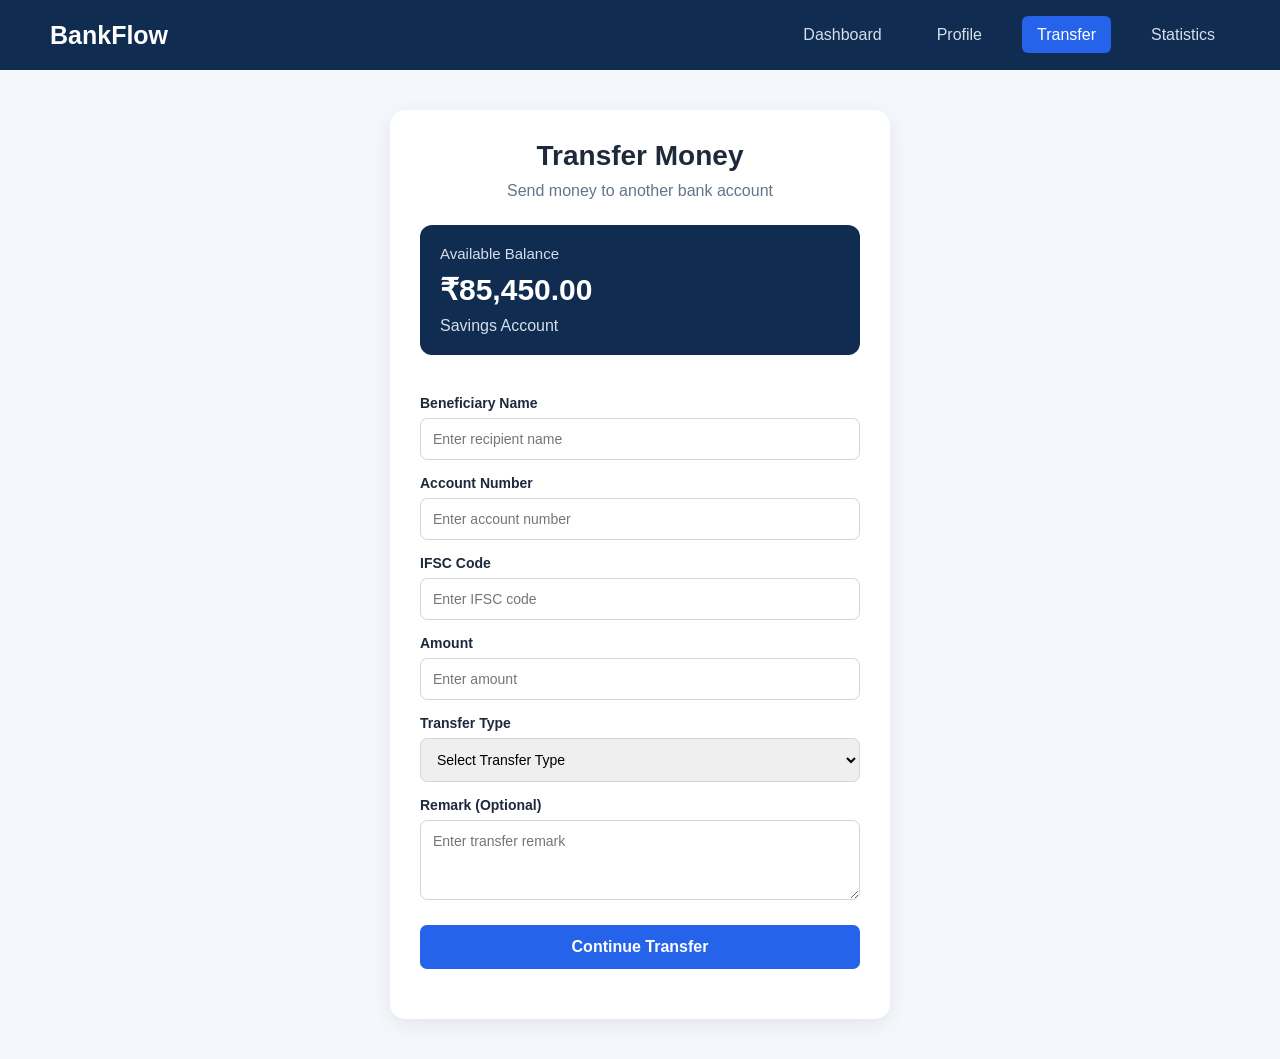
<file: transfer.html>
<!DOCTYPE html>
<html lang="en">
<head>
    <meta charset="UTF-8">
    <meta name="viewport" content="width=device-width, initial-scale=1.0">

    <title>Transfer Money</title>

    <style>
        * {
    margin: 0;
    padding: 0;
    box-sizing: border-box;
    font-family: Arial, sans-serif;
}

body {
    background: #f4f7fb;
    color: #1e293b;
}

/* Navbar */

.navbar {
    height: 70px;
    background: #102c50;
    color: white;

    display: flex;
    align-items: center;
    justify-content: space-between;

    padding: 0 50px;
}

.navbar h2 {
    font-size: 25px;
}

.navbar ul {
    display: flex;
    list-style: none;
    gap: 25px;
}

.navbar ul li a {
    text-decoration: none;
    color: #d5dfec;
    padding: 10px 15px;
    border-radius: 6px;
    transition: 0.3s;
}

.navbar ul li a:hover,
.navbar ul li a.active {
    background: #2563eb;
    color: white;
}


/* Main Container */

.transfer-container {
    width: 500px;
    max-width: calc(100% - 30px);
    margin: 40px auto;
    background: white;

    padding: 30px;
    border-radius: 15px;

    box-shadow: 0 5px 20px rgba(0, 0, 0, 0.08);
}

.transfer-container h1 {
    text-align: center;
    font-size: 28px;
}

.subtitle {
    text-align: center;
    color: #64748b;
    margin: 10px 0 25px;
}


/* Balance Card */

.balance-card {
    background: #102c50;
    color: white;

    padding: 20px;
    border-radius: 12px;
    margin-bottom: 25px;
}

.balance-card h3 {
    font-size: 15px;
    font-weight: normal;
    color: #d5dfec;
}

.balance-card h2 {
    margin: 10px 0;
    font-size: 30px;
}

.balance-card p {
    color: #d5dfec;
}


/* Form */

#transferForm {
    display: flex;
    flex-direction: column;
}

#transferForm label {
    margin-bottom: 7px;
    margin-top: 15px;
    font-weight: bold;
    font-size: 14px;
}

#transferForm input,
#transferForm select,
#transferForm textarea {
    width: 100%;
    padding: 12px;

    border: 1px solid #d1d5db;
    border-radius: 7px;

    outline: none;
    font-size: 14px;
}

#transferForm input:focus,
#transferForm select:focus,
#transferForm textarea:focus {
    border-color: #2563eb;
}

#transferForm textarea {
    height: 80px;
    resize: vertical;
}

#transferForm button {
    margin-top: 25px;

    padding: 13px;
    border: none;
    border-radius: 7px;

    background: #2563eb;
    color: white;

    font-size: 16px;
    font-weight: bold;
    cursor: pointer;
}

#transferForm button:hover {
    background: #1d4ed8;
}

#message {
    text-align: center;
    margin-top: 20px;
    font-weight: bold;
}


/* Responsive */

@media (max-width: 600px) {

    .navbar {
        height: auto;
        padding: 20px;
        flex-direction: column;
        gap: 20px;
    }

    .navbar ul {
        flex-wrap: wrap;
        justify-content: center;
        gap: 10px;
    }

    .transfer-container {
        padding: 20px;
        margin-top: 25px;
    }

}
    </style>
</head>
<body>

    <!-- Navbar -->
    <nav class="navbar">

        <h2>BankFlow</h2>

        <ul>
            <li><a href="index.html">Dashboard</a></li>
            <li><a href="profile.html">Profile</a></li>
            <li><a href="transfer.html" class="active">Transfer</a></li>
            <li><a href="statistics.html">Statistics</a></li>
        </ul>

    </nav>


    <!-- Main Transfer Section -->
    <div class="transfer-container">

        <h1>Transfer Money</h1>

        <p class="subtitle">
            Send money to another bank account
        </p>


        <!-- Account Balance -->
        <div class="balance-card">

            <h3>Available Balance</h3>

            <h2>₹85,450.00</h2>

            <p>Savings Account</p>

        </div>


        <!-- Transfer Form -->
        <form id="transferForm">

            <label for="beneficiary">
                Beneficiary Name
            </label>

            <input
                type="text"
                id="beneficiary"
                placeholder="Enter recipient name"
                required
            >


            <label for="account">
                Account Number
            </label>

            <input
                type="text"
                id="account"
                placeholder="Enter account number"
                required
            >


            <label for="ifsc">
                IFSC Code
            </label>

            <input
                type="text"
                id="ifsc"
                placeholder="Enter IFSC code"
                required
            >


            <label for="amount">
                Amount
            </label>

            <input
                type="number"
                id="amount"
                placeholder="Enter amount"
                min="1"
                step="0.01"
                required
            >


            <label for="transferType">
                Transfer Type
            </label>

            <select id="transferType" required>

                <option value="">
                    Select Transfer Type
                </option>

                <option value="NEFT">
                    NEFT
                </option>

                <option value="IMPS">
                    IMPS
                </option>

                <option value="RTGS">
                    RTGS
                </option>

            </select>


            <label for="remark">
                Remark (Optional)
            </label>

            <textarea
                id="remark"
                placeholder="Enter transfer remark"
            ></textarea>


            <button type="submit">
                Continue Transfer
            </button>

        </form>


        <p id="message"></p>

    </div>


    <script src="transfer.js"></script>

</body>
</html>
</file>
<file: style.css>
* {
    margin: 0;
    padding: 0;
    box-sizing: border-box;
    font-family: "Segoe UI", Arial, sans-serif;
}

body {
    background: #f4f2fa;
    color: #16151a;
}

button {
    border: none;
    cursor: pointer;
    background: none;
}


/* ================= APP ================= */

.app {
    display: flex;
    min-height: 100vh;
}


/* ================= SIDEBAR ================= */

.sidebar {
    width: 105px;
    background: #f8f7ff;
    display: flex;
    flex-direction: column;
    align-items: center;
    padding: 25px 0;
    border-right: 1px solid #eeeaf8;
}

.logo {
    display: none;
}

.sidebar-menu {
    display: flex;
    flex-direction: column;
    gap: 22px;
    margin-top: 30px;
}

.side-btn {
    width: 50px;
    height: 50px;
    border-radius: 50%;
    background: white;
    font-size: 20px;
    font-weight: 600;
    box-shadow: 0 3px 15px rgba(0,0,0,0.04);
}

.side-btn.active {
    border: 3px solid #a69ce9;
}

.add-btn {
    background: #111;
    color: white;
}

.logout-btn {
    margin-top: auto;
    font-size: 28px;
}


/* ================= MAIN ================= */

.main {
    flex: 1;
    min-width: 0;
}


/* ================= NAVBAR ================= */

.navbar {
    height: 82px;
    padding: 0 35px;
    display: flex;
    align-items: center;
    justify-content: space-between;
    background: linear-gradient(
        90deg,
        #9792e6,
        #cbb4fa
    );
    color: white;
}

.navbar nav {
    display: flex;
    gap: 15px;
}

.nav-item {
    padding: 13px 20px;
    color: white;
    font-size: 15px;
    border-radius: 12px;
}

.nav-item.active {
    background: rgba(255,255,255,0.28);
}

.nav-right {
    display: flex;
    align-items: center;
    gap: 18px;
    cursor: pointer;
}

.nav-right button {
    color: white;
    font-size: 20px;
}

.profile {
    width: 43px;
    height: 43px;
    border-radius: 50%;
    background: white;
    color: #776cd0;
    display: flex;
    align-items: center;
    justify-content: center;
    font-weight: bold;
}

.mobile-logo {
    display: none;
}


/* ================= CONTENT ================= */

.content {
    padding: 25px 35px;
}

.breadcrumb {
    color: #60606a;
    margin-bottom: 28px;
}

.breadcrumb span {
    padding: 0 12px;
}

.breadcrumb strong {
    color: #9995a4;
}


/* ================= GRID ================= */

.top-grid {
    display: grid;
    grid-template-columns: 2fr 1fr 1.1fr;
    gap: 25px;
}

.middle-grid {
    display: grid;
    grid-template-columns: 1.2fr 1fr 1.1fr;
    gap: 25px;
    margin-top: 35px;
}


/* ================= COMMON ================= */

.section-title {
    display: flex;
    justify-content: space-between;
    align-items: center;
    margin-bottom: 15px;
}

.section-title h2 {
    font-size: 25px;
}

.section-title small {
    color: #7669ca;
    font-size: 13px;
}

.section-title button {
    color: #77717f;
}


/* ================= PROMO ================= */

.promo-card {
    min-height: 225px;
    border-radius: 25px;
    padding: 28px;
    background: linear-gradient(
        120deg,
        #f1efff,
        #ddd9fa
    );
    display: flex;
    justify-content: space-between;
    overflow: hidden;
}

.promo-text small {
    font-size: 14px;
}

.promo-text h1 {
    font-size: 30px;
    margin: 25px 0 5px;
}

.promo-text h1 span {
    color: #7663bd;
}

.promo-text p {
    color: #77717f;
}

.learn-btn {
    background: #111;
    color: white;
    padding: 13px 22px;
    border-radius: 12px;
    margin-top: 25px;
}

.promo-shape {
    font-size: 120px;
    color: #a99be8;
    transform: rotate(25deg);
    margin-top: 35px;
}


/* ================= BALANCE ================= */

.balance-card {
    height: 180px;
    background: white;
    border: 1px solid #eeeaf5;
    border-radius: 25px;
    padding: 25px;
    position: relative;
}

.balance-card p {
    color: #7563a5;
}

.balance-card h1 {
    font-size: 38px;
    margin-top: 10px;
}

.balance-card small {
    position: absolute;
    right: 25px;
    bottom: 25px;
    color: #776bc4;
}

.mini-bars {
    display: flex;
    align-items: end;
    gap: 8px;
    height: 45px;
    margin-top: 10px;
}

.mini-bars span {
    width: 15px;
    border-radius: 6px;
    background: #dcd6ef;
}


/* ================= BANK CARD ================= */

.bank-card {
    height: 190px;
    padding: 25px;
    border-radius: 25px;
    color: white;
    background: linear-gradient(
        130deg,
        #222522,
        #6c7381,
        #b7a8ed
    );
    box-shadow: 0 15px 30px rgba(60,50,100,.18);
}

.card-top,
.card-bottom {
    display: flex;
    justify-content: space-between;
}

.card-top span:first-child {
    font-size: 20px;
    font-style: italic;
}

.card-number {
    margin-top: 55px;
    font-size: 16px;
    letter-spacing: 2px;
}

.card-bottom {
    margin-top: 20px;
}


/* ================= QUICK SEND ================= */

.send-card {
    background: white;
    padding: 25px;
    border-radius: 25px;
}

.send-card p {
    color: #817d89;
}

.send-row {
    display: flex;
    justify-content: space-between;
    align-items: center;
    margin: 15px 0 20px;
}

.send-row h1 {
    font-size: 38px;
}

.send-row button {
    background: #9790df;
    color: white;
    padding: 13px 20px;
    border-radius: 12px;
}

.send-card hr {
    border: none;
    border-top: 1px solid #eee;
}

.recent-title {
    margin-top: 20px;
    margin-bottom: 12px;
}

.users {
    display: flex;
    align-items: center;
}

.user {
    width: 42px;
    height: 42px;
    margin-right: -8px;
    border-radius: 50%;
    background: #ddd7f5;
    display: flex;
    justify-content: center;
    align-items: center;
    border: 2px solid white;
    font-weight: bold;
}

.add-user {
    width: 43px;
    height: 43px;
    margin-left: 20px;
    border-radius: 50%;
    background: #111;
    color: white;
    font-size: 22px;
}


/* ================= OVERVIEW ================= */

.overview {
    background: white;
    padding: 25px;
    border-radius: 25px;
}

.chart {
    height: 230px;
    display: flex;
    align-items: end;
    justify-content: space-around;
    background: #f1effc;
    border-radius: 20px;
    padding: 25px 15px;
}

.chart-column {
    height: 100%;
    display: flex;
    flex-direction: column;
    justify-content: end;
    align-items: center;
    gap: 8px;
}

.bar {
    width: 48px;
    max-height: 150px;
    min-height: 30px;
    border-radius: 12px;
    background: #dcd5ef;
}

.bar.selected {
    background: #9a8bdc;
}

.chart-column span {
    font-size: 12px;
    font-weight: bold;
}

.chart-column small {
    font-weight: bold;
}


/* ================= SUBSCRIPTIONS ================= */

.subscriptions {
    background: transparent;
}

.subscription-icons {
    display: flex;
    gap: 5px;
    margin-bottom: 15px;
}

.subscription-icons span {
    width: 38px;
    height: 38px;
    border-radius: 50%;
    background: white;
    display: flex;
    align-items: center;
    justify-content: center;
    font-weight: bold;
}

.subscription-item {
    display: grid;
    grid-template-columns: 42px 1fr auto 20px;
    align-items: center;
    gap: 10px;
    padding: 13px;
    background: white;
    border-radius: 15px;
    margin-bottom: 10px;
}

.service-icon {
    width: 40px;
    height: 40px;
    border-radius: 12px;
    background: #f1eff9;
    display: flex;
    justify-content: center;
    align-items: center;
}

.subscription-item div:nth-child(2) {
    display: flex;
    flex-direction: column;
}

.subscription-item small {
    color: #99939f;
    margin-top: 3px;
}


/* ================= TRANSACTIONS ================= */

.transactions {
    margin-top: 40px;
}

.transaction-header {
    display: flex;
    justify-content: space-between;
    align-items: center;
    margin-bottom: 15px;
}

.transaction-header h2 {
    font-size: 25px;
}

.transaction-header small {
    color: #776bc4;
    font-size: 13px;
}

.transaction-header select {
    border: none;
    background: transparent;
    padding: 10px;
}

.transaction-header button {
    font-size: 24px;
}

.transaction {
    display: grid;
    grid-template-columns: 55px 1fr 100px 100px;
    align-items: center;
    gap: 15px;
    padding: 16px;
    background: white;
    border-radius: 15px;
    margin-bottom: 10px;
}

.transaction-icon {
    width: 42px;
    height: 42px;
    border-radius: 12px;
    background: #eeeafa;
    display: flex;
    align-items: center;
    justify-content: center;
    font-size: 20px;
}

.transaction div:nth-child(2) {
    display: flex;
    flex-direction: column;
}

.transaction small {
    color: #99939f;
    margin-top: 3px;
}

.transaction span {
    color: #8d8794;
}

.positive {
    color: #4d9c6b;
}

.negative {
    color: #d25e6b;
}


/* ================= RESPONSIVE ================= */

@media (max-width: 1100px) {

    .top-grid {
        grid-template-columns: 1fr 1fr;
    }

    .promo-card {
        grid-column: span 2;
    }

    .middle-grid {
        grid-template-columns: 1fr 1fr;
    }

    .subscriptions {
        grid-column: span 2;
    }

    .navbar nav {
        gap: 5px;
    }

    .nav-item {
        padding: 10px;
    }
}


@media (max-width: 800px) {

    .sidebar {
        width: 70px;
    }

    .side-btn {
        width: 42px;
        height: 42px;
    }

    .navbar {
        padding: 0 15px;
    }

    .navbar nav {
        display: none;
    }

    .mobile-logo {
        display: block;
        font-size: 20px;
        font-weight: bold;
    }

    .content {
        padding: 20px;
    }

    .top-grid,
    .middle-grid {
        grid-template-columns: 1fr;
    }

    .promo-card,
    .subscriptions {
        grid-column: auto;
    }
}


@media (max-width: 550px) {

    .sidebar {
        display: none;
    }

    .navbar {
        height: 65px;
    }

    .content {
        padding: 15px;
    }

    .promo-card {
        min-height: 250px;
    }

    .promo-text h1 {
        font-size: 25px;
    }

    .balance-card h1 {
        font-size: 30px;
    }

    .transaction {
        grid-template-columns: 45px 1fr 80px;
    }

    .transaction b {
        grid-column: 2 / 4;
    }

    .transaction span {
        display: none;
    }

    .chart {
        height: 200px;
    }

    .bar {
        width: 35px;
    }
}
</file>
